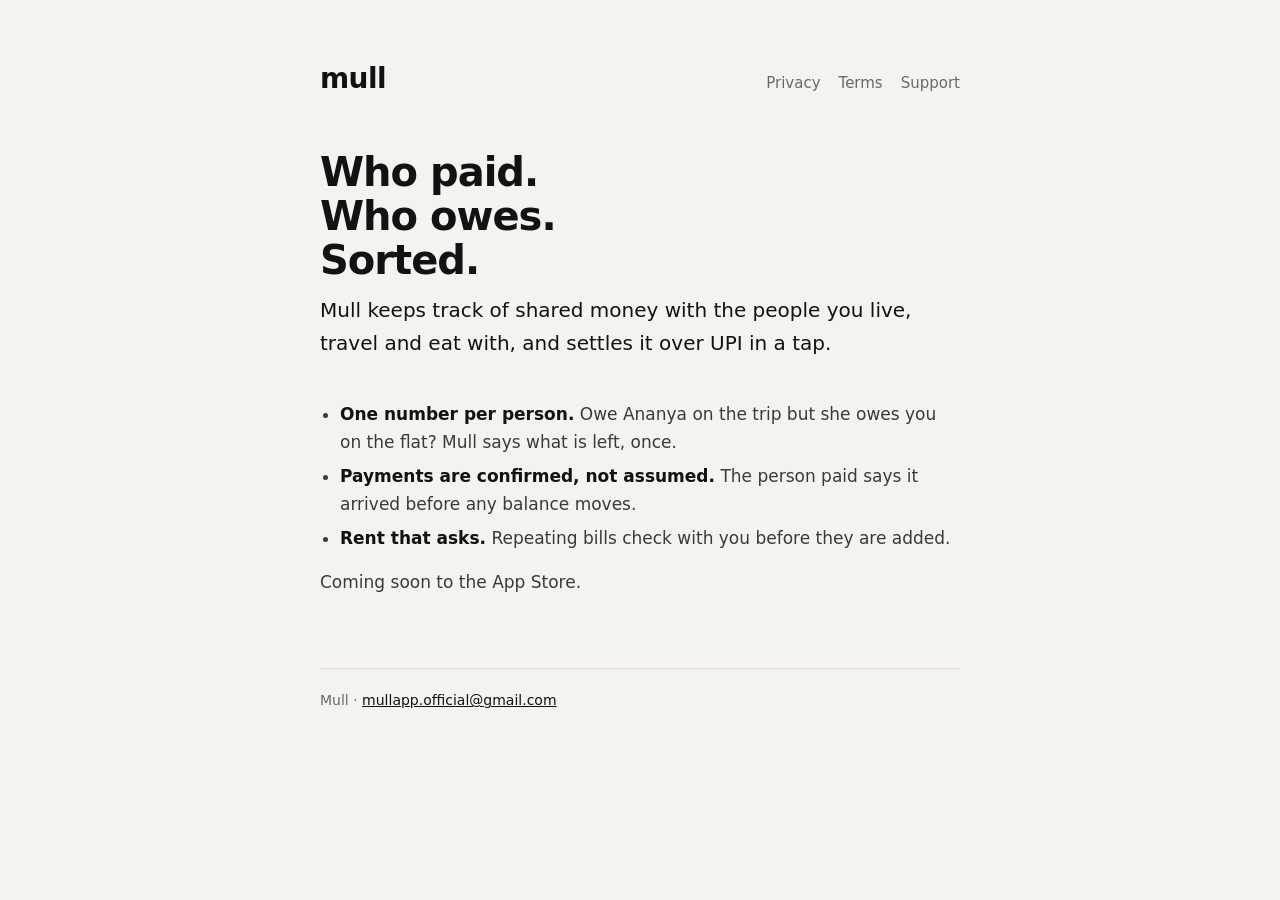
<file: site/index.html>
<!doctype html>
<html lang="en">
<head>
<meta charset="utf-8">
<meta name="viewport" content="width=device-width, initial-scale=1">
<title>Mull</title>
<meta name="description" content="Split money with the people you live, travel and eat with. Settle up over UPI.">
<link rel="stylesheet" href="style.css">
</head>
<body>
<main>
<header>
  <a class="mark" href="index.html">mull</a>
  <nav><a href="privacy.html">Privacy</a><a href="terms.html">Terms</a><a href="support.html">Support</a></nav>
</header>
<h1>Who paid.<br>Who owes.<br>Sorted.</h1>
<p class="lede">Mull keeps track of shared money with the people you live, travel and eat with, and settles it over UPI in a tap.</p>
<ul>
  <li><strong>One number per person.</strong> Owe Ananya on the trip but she owes you on the flat? Mull says what is left, once.</li>
  <li><strong>Payments are confirmed, not assumed.</strong> The person paid says it arrived before any balance moves.</li>
  <li><strong>Rent that asks.</strong> Repeating bills check with you before they are added.</li>
</ul>
<p>Coming soon to the App Store.</p>
<footer>Mull · <a href="mailto:mullapp.official@gmail.com">mullapp.official@gmail.com</a></footer>
</main>
</body>
</html>
</file>
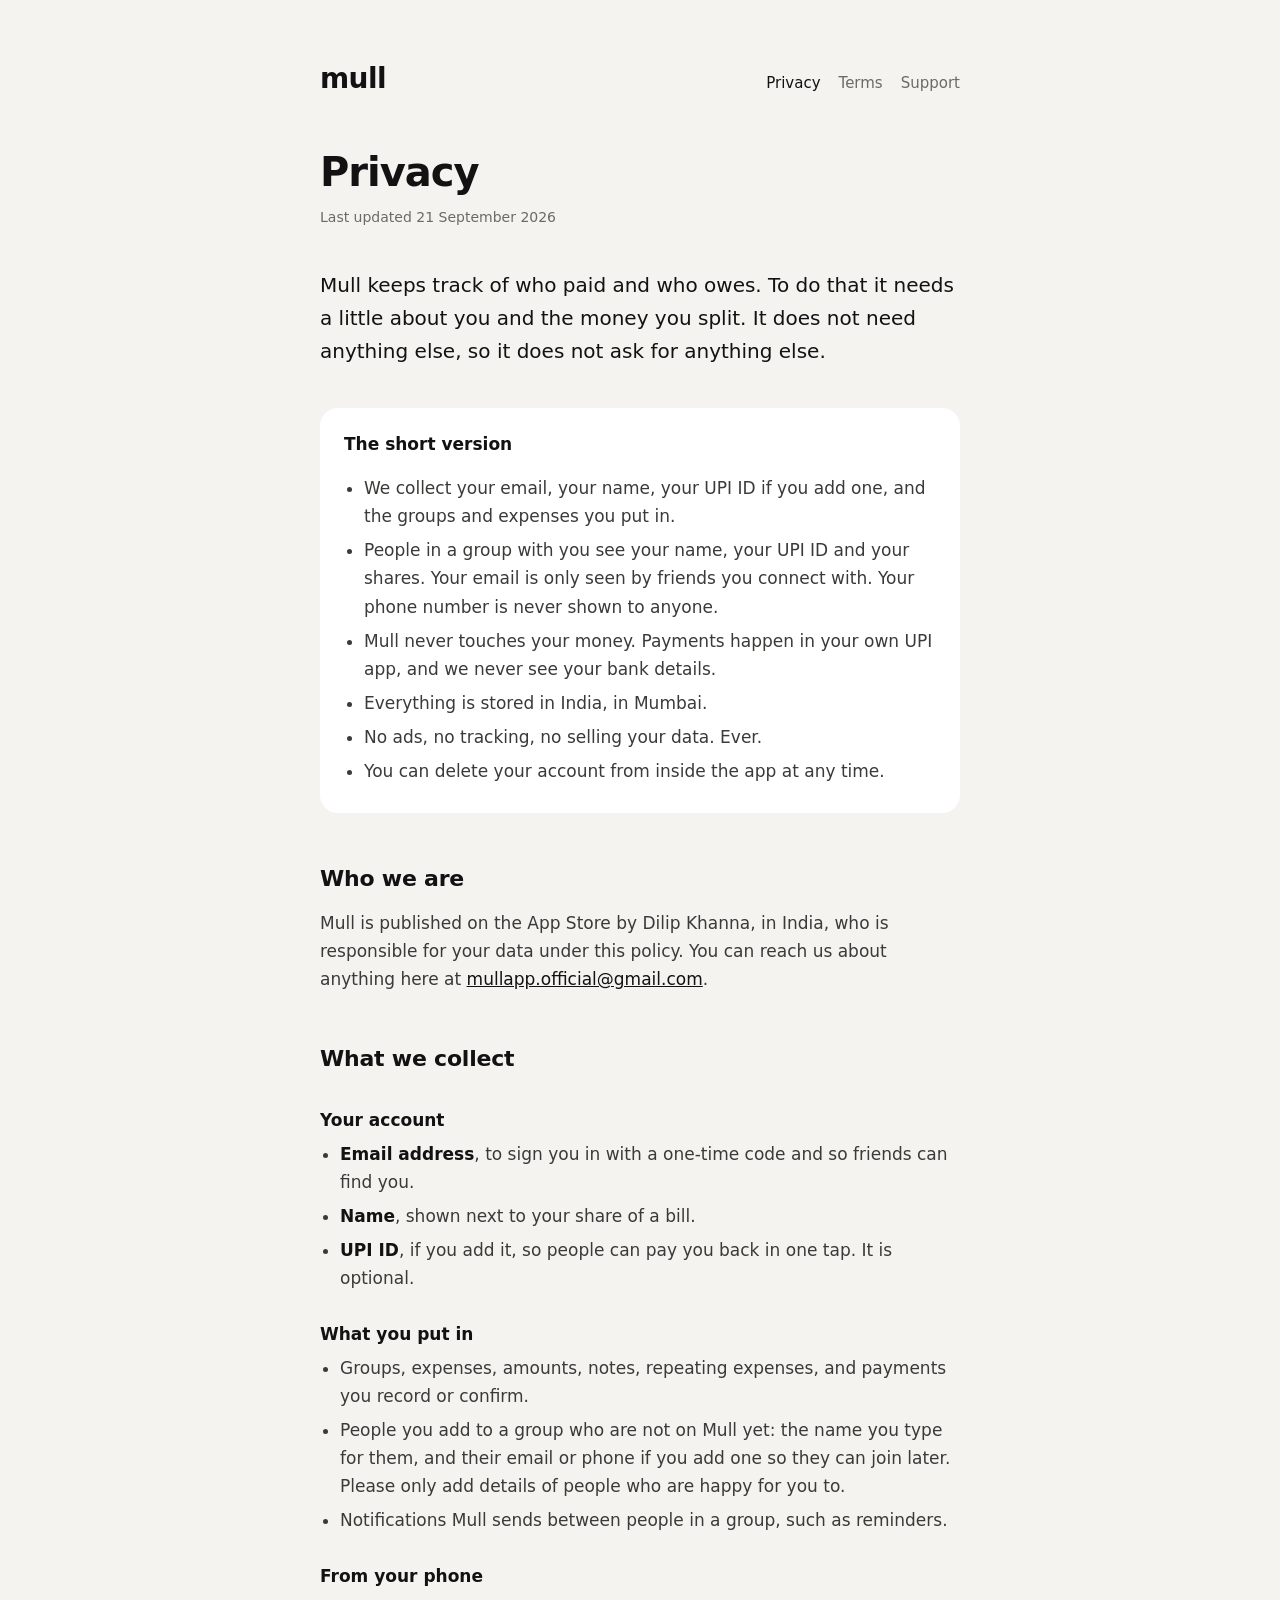
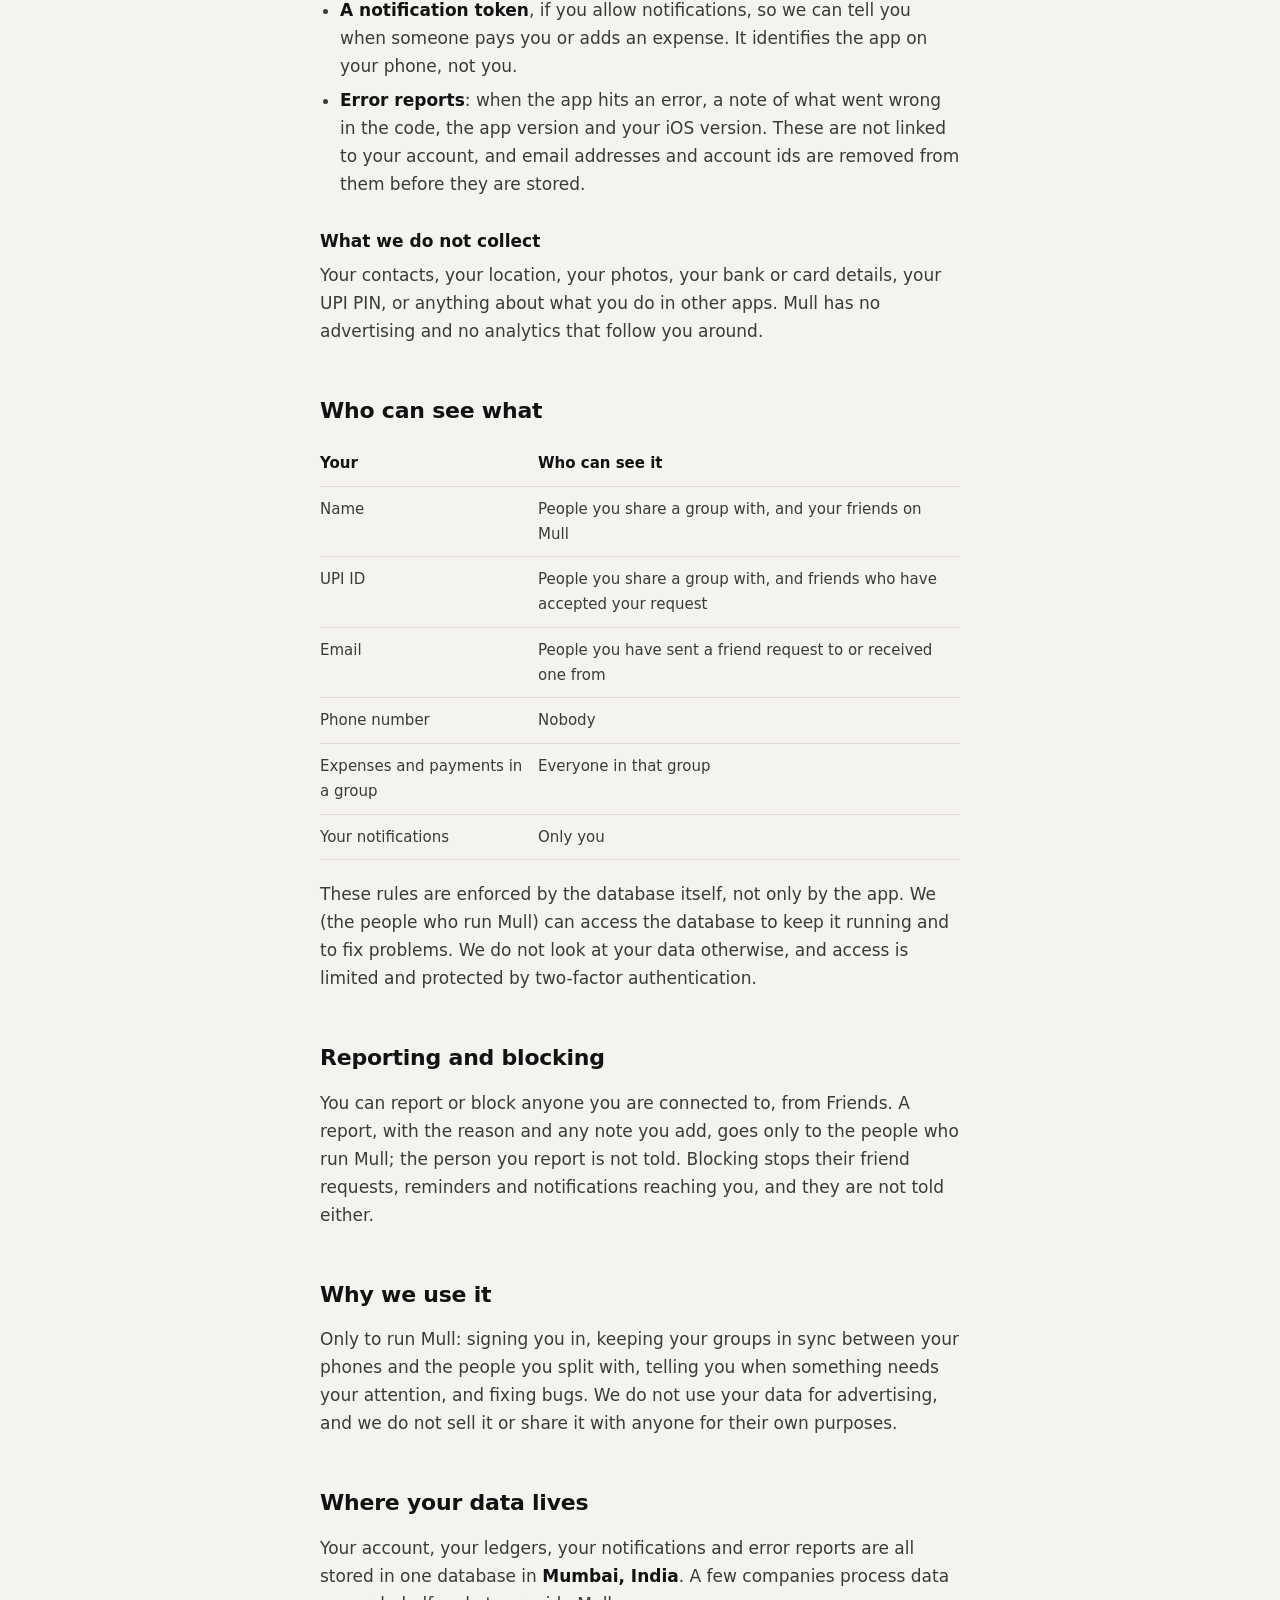
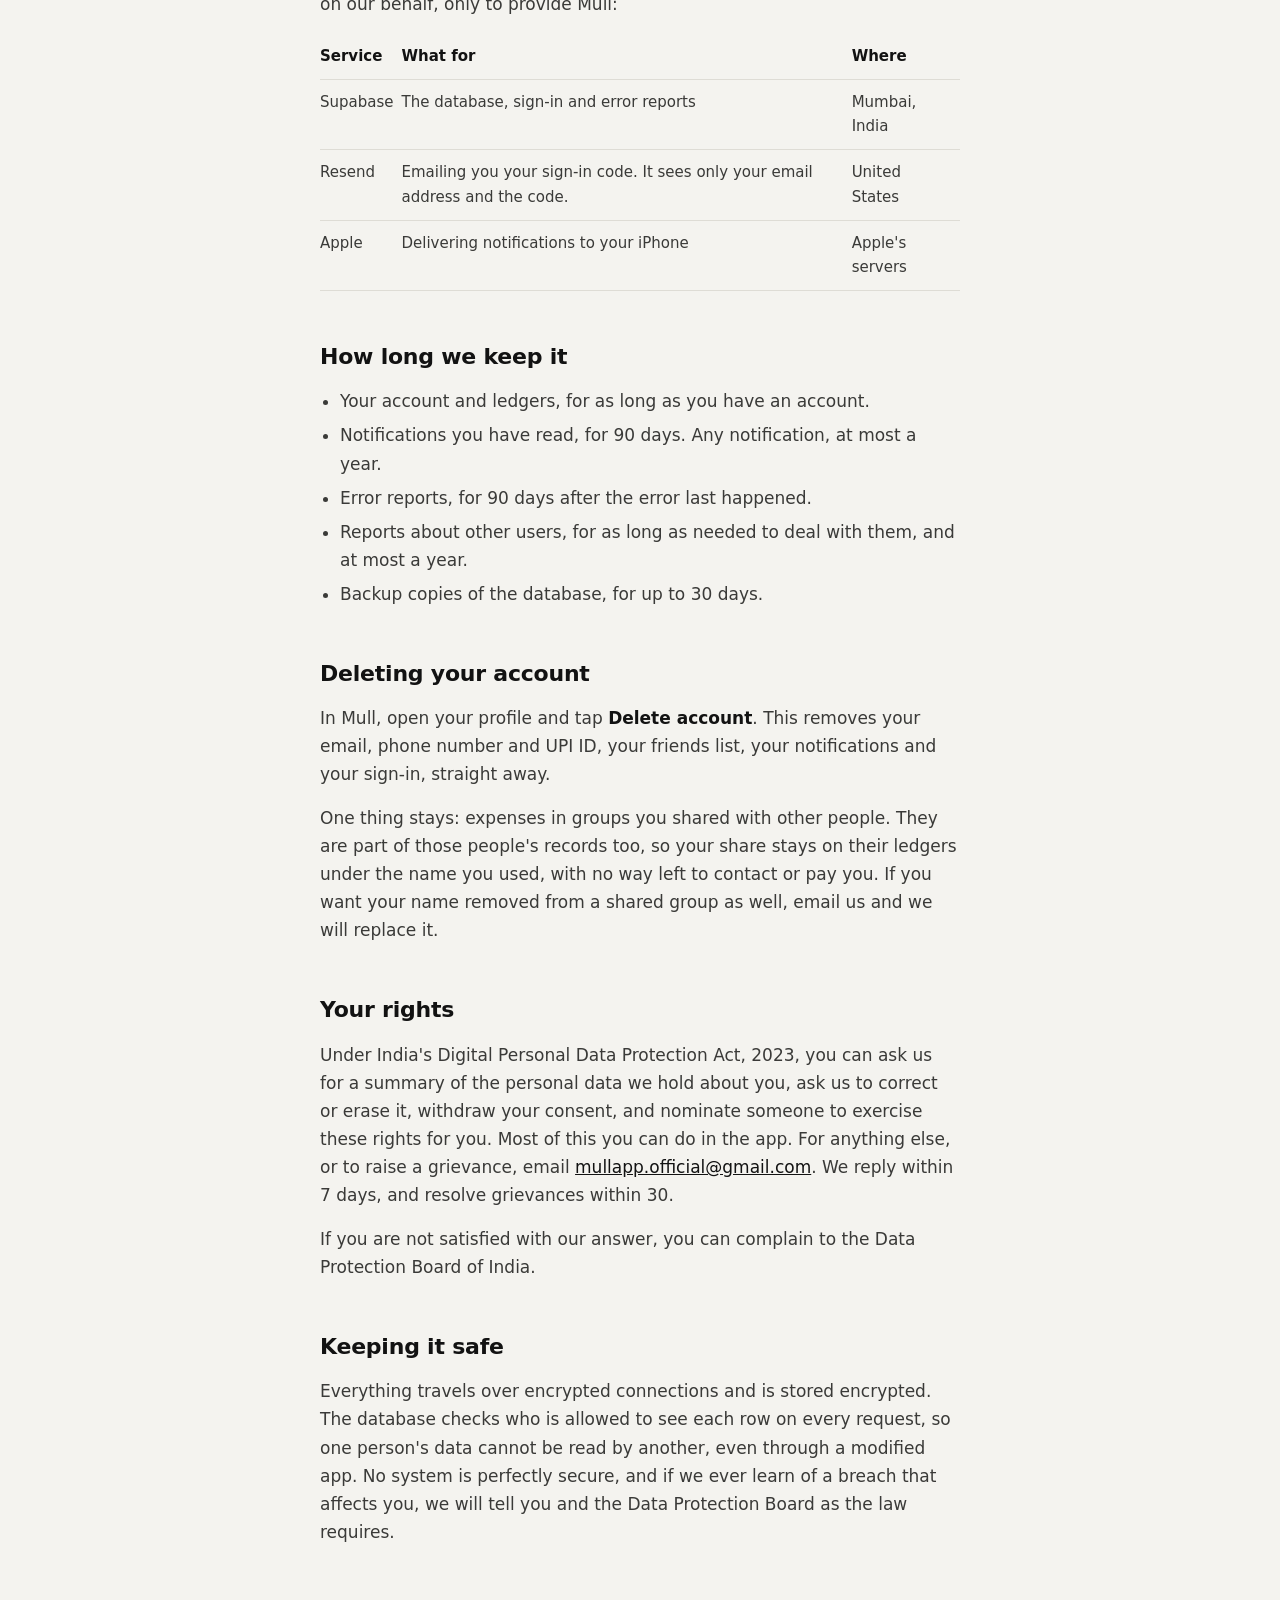
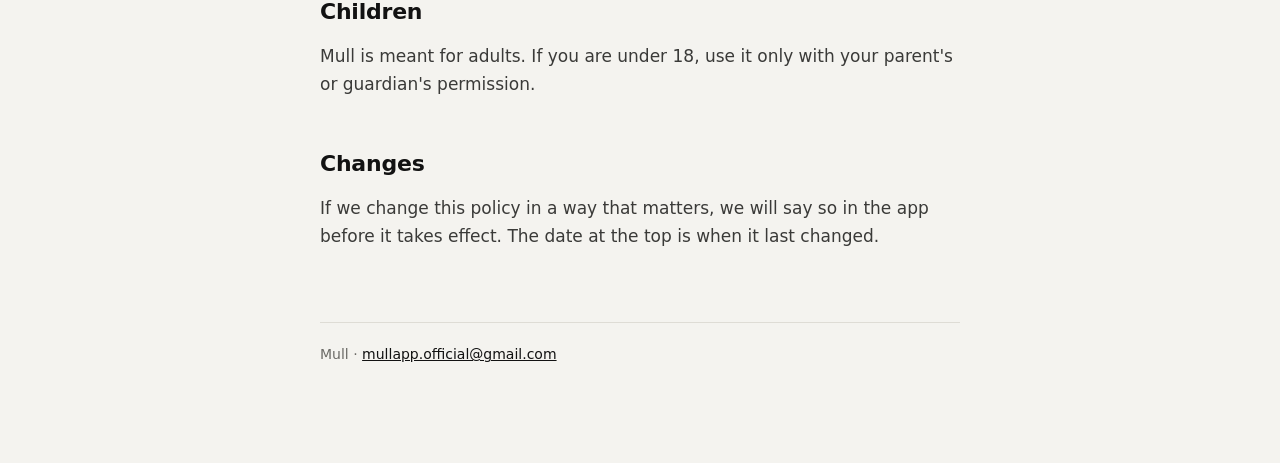
<file: site/privacy.html>
<!doctype html>
<html lang="en">
<head>
<meta charset="utf-8">
<meta name="viewport" content="width=device-width, initial-scale=1">
<title>Privacy · Mull</title>
<meta name="description" content="What Mull collects, who can see it, and how to delete it.">
<link rel="stylesheet" href="style.css">
</head>
<body>
<main>
<header>
  <a class="mark" href="index.html">mull</a>
  <nav><a href="privacy.html" aria-current="page">Privacy</a><a href="terms.html">Terms</a><a href="support.html">Support</a></nav>
</header>

<h1>Privacy</h1>
<p class="updated">Last updated 21 September 2026</p>

<p class="lede">Mull keeps track of who paid and who owes. To do that it needs a little about you and the money you split. It does not need anything else, so it does not ask for anything else.</p>

<div class="card">
<p><strong>The short version</strong></p>
<ul>
  <li>We collect your email, your name, your UPI ID if you add one, and the groups and expenses you put in.</li>
  <li>People in a group with you see your name, your UPI ID and your shares. Your email is only seen by friends you connect with. Your phone number is never shown to anyone.</li>
  <li>Mull never touches your money. Payments happen in your own UPI app, and we never see your bank details.</li>
  <li>Everything is stored in India, in Mumbai.</li>
  <li>No ads, no tracking, no selling your data. Ever.</li>
  <li>You can delete your account from inside the app at any time.</li>
</ul>
</div>

<h2>Who we are</h2>
<p>Mull is published on the App Store by Dilip Khanna, in India, who is responsible for your data under this policy. You can reach us about anything here at <a href="mailto:mullapp.official@gmail.com">mullapp.official@gmail.com</a>.</p>

<h2>What we collect</h2>
<h3>Your account</h3>
<ul>
  <li><strong>Email address</strong>, to sign you in with a one-time code and so friends can find you.</li>
  <li><strong>Name</strong>, shown next to your share of a bill.</li>
  <li><strong>UPI ID</strong>, if you add it, so people can pay you back in one tap. It is optional.</li>
</ul>
<h3>What you put in</h3>
<ul>
  <li>Groups, expenses, amounts, notes, repeating expenses, and payments you record or confirm.</li>
  <li>People you add to a group who are not on Mull yet: the name you type for them, and their email or phone if you add one so they can join later. Please only add details of people who are happy for you to.</li>
  <li>Notifications Mull sends between people in a group, such as reminders.</li>
</ul>
<h3>From your phone</h3>
<ul>
  <li><strong>A notification token</strong>, if you allow notifications, so we can tell you when someone pays you or adds an expense. It identifies the app on your phone, not you.</li>
  <li><strong>Error reports</strong>: when the app hits an error, a note of what went wrong in the code, the app version and your iOS version. These are not linked to your account, and email addresses and account ids are removed from them before they are stored.</li>
</ul>
<h3>What we do not collect</h3>
<p>Your contacts, your location, your photos, your bank or card details, your UPI PIN, or anything about what you do in other apps. Mull has no advertising and no analytics that follow you around.</p>

<h2>Who can see what</h2>
<table>
  <tr><th>Your</th><th>Who can see it</th></tr>
  <tr><td>Name</td><td>People you share a group with, and your friends on Mull</td></tr>
  <tr><td>UPI ID</td><td>People you share a group with, and friends who have accepted your request</td></tr>
  <tr><td>Email</td><td>People you have sent a friend request to or received one from</td></tr>
  <tr><td>Phone number</td><td>Nobody</td></tr>
  <tr><td>Expenses and payments in a group</td><td>Everyone in that group</td></tr>
  <tr><td>Your notifications</td><td>Only you</td></tr>
</table>
<p>These rules are enforced by the database itself, not only by the app. We (the people who run Mull) can access the database to keep it running and to fix problems. We do not look at your data otherwise, and access is limited and protected by two-factor authentication.</p>

<h2>Reporting and blocking</h2>
<p>You can report or block anyone you are connected to, from Friends. A report, with the reason and any note you add, goes only to the people who run Mull; the person you report is not told. Blocking stops their friend requests, reminders and notifications reaching you, and they are not told either.</p>

<h2>Why we use it</h2>
<p>Only to run Mull: signing you in, keeping your groups in sync between your phones and the people you split with, telling you when something needs your attention, and fixing bugs. We do not use your data for advertising, and we do not sell it or share it with anyone for their own purposes.</p>

<h2>Where your data lives</h2>
<p>Your account, your ledgers, your notifications and error reports are all stored in one database in <strong>Mumbai, India</strong>. A few companies process data on our behalf, only to provide Mull:</p>
<table>
  <tr><th>Service</th><th>What for</th><th>Where</th></tr>
  <tr><td>Supabase</td><td>The database, sign-in and error reports</td><td>Mumbai, India</td></tr>
  <tr><td>Resend</td><td>Emailing you your sign-in code. It sees only your email address and the code.</td><td>United States</td></tr>
  <tr><td>Apple</td><td>Delivering notifications to your iPhone</td><td>Apple's servers</td></tr>
</table>

<h2>How long we keep it</h2>
<ul>
  <li>Your account and ledgers, for as long as you have an account.</li>
  <li>Notifications you have read, for 90 days. Any notification, at most a year.</li>
  <li>Error reports, for 90 days after the error last happened.</li>
  <li>Reports about other users, for as long as needed to deal with them, and at most a year.</li>
  <li>Backup copies of the database, for up to 30 days.</li>
</ul>

<h2 id="deleting-your-account">Deleting your account</h2>
<p>In Mull, open your profile and tap <strong>Delete account</strong>. This removes your email, phone number and UPI ID, your friends list, your notifications and your sign-in, straight away.</p>
<p>One thing stays: expenses in groups you shared with other people. They are part of those people's records too, so your share stays on their ledgers under the name you used, with no way left to contact or pay you. If you want your name removed from a shared group as well, email us and we will replace it.</p>

<h2>Your rights</h2>
<p>Under India's Digital Personal Data Protection Act, 2023, you can ask us for a summary of the personal data we hold about you, ask us to correct or erase it, withdraw your consent, and nominate someone to exercise these rights for you. Most of this you can do in the app. For anything else, or to raise a grievance, email <a href="mailto:mullapp.official@gmail.com">mullapp.official@gmail.com</a>. We reply within 7 days, and resolve grievances within 30.</p>
<p>If you are not satisfied with our answer, you can complain to the Data Protection Board of India.</p>

<h2>Keeping it safe</h2>
<p>Everything travels over encrypted connections and is stored encrypted. The database checks who is allowed to see each row on every request, so one person's data cannot be read by another, even through a modified app. No system is perfectly secure, and if we ever learn of a breach that affects you, we will tell you and the Data Protection Board as the law requires.</p>

<h2>Children</h2>
<p>Mull is meant for adults. If you are under 18, use it only with your parent's or guardian's permission.</p>

<h2>Changes</h2>
<p>If we change this policy in a way that matters, we will say so in the app before it takes effect. The date at the top is when it last changed.</p>

<footer>Mull · <a href="mailto:mullapp.official@gmail.com">mullapp.official@gmail.com</a></footer>
</main>
</body>
</html>
</file>
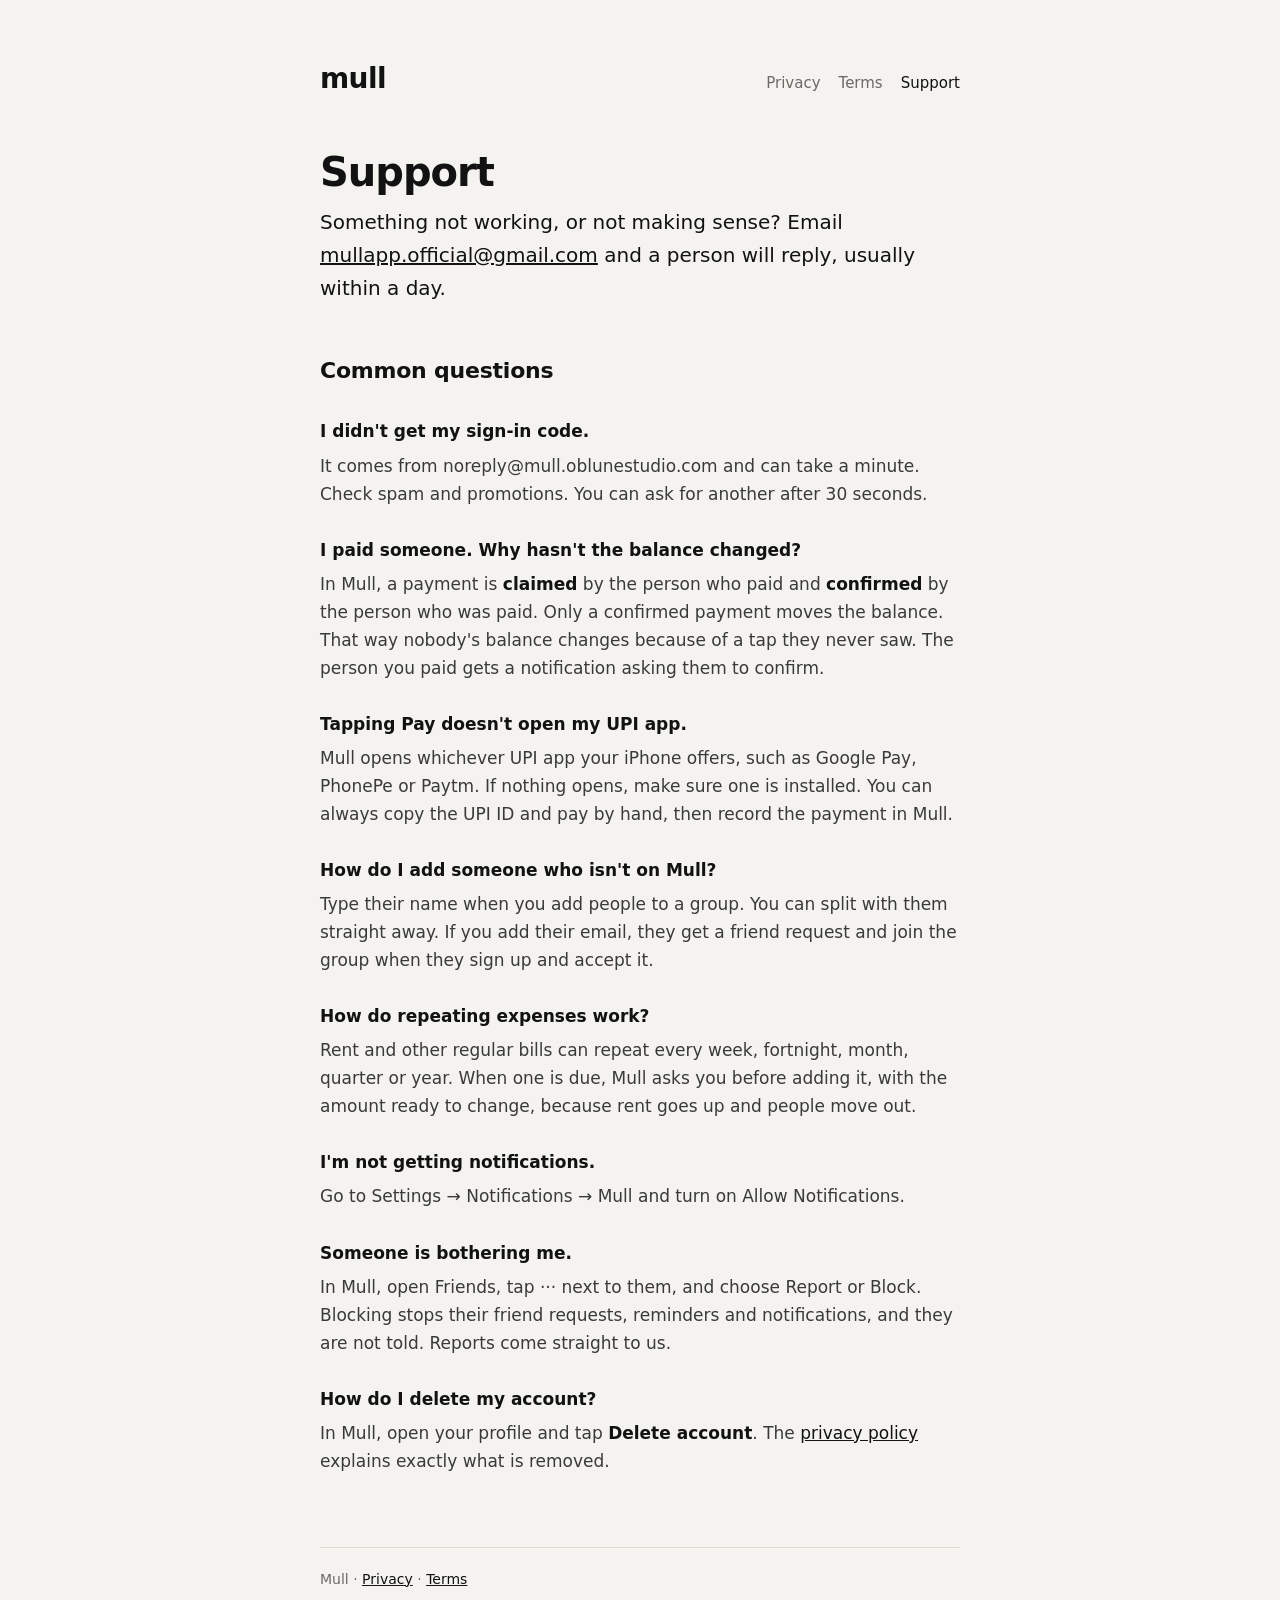
<file: site/support.html>
<!doctype html>
<html lang="en">
<head>
<meta charset="utf-8">
<meta name="viewport" content="width=device-width, initial-scale=1">
<title>Support · Mull</title>
<meta name="description" content="Help with Mull, and how to reach us.">
<link rel="stylesheet" href="style.css">
</head>
<body>
<main>
<header>
  <a class="mark" href="index.html">mull</a>
  <nav><a href="privacy.html">Privacy</a><a href="terms.html">Terms</a><a href="support.html" aria-current="page">Support</a></nav>
</header>

<h1>Support</h1>
<p class="lede">Something not working, or not making sense? Email <a href="mailto:mullapp.official@gmail.com">mullapp.official@gmail.com</a> and a person will reply, usually within a day.</p>

<h2>Common questions</h2>

<h3>I didn't get my sign-in code.</h3>
<p>It comes from noreply@mull.oblunestudio.com and can take a minute. Check spam and promotions. You can ask for another after 30 seconds.</p>

<h3>I paid someone. Why hasn't the balance changed?</h3>
<p>In Mull, a payment is <strong>claimed</strong> by the person who paid and <strong>confirmed</strong> by the person who was paid. Only a confirmed payment moves the balance. That way nobody's balance changes because of a tap they never saw. The person you paid gets a notification asking them to confirm.</p>

<h3>Tapping Pay doesn't open my UPI app.</h3>
<p>Mull opens whichever UPI app your iPhone offers, such as Google Pay, PhonePe or Paytm. If nothing opens, make sure one is installed. You can always copy the UPI ID and pay by hand, then record the payment in Mull.</p>

<h3>How do I add someone who isn't on Mull?</h3>
<p>Type their name when you add people to a group. You can split with them straight away. If you add their email, they get a friend request and join the group when they sign up and accept it.</p>

<h3>How do repeating expenses work?</h3>
<p>Rent and other regular bills can repeat every week, fortnight, month, quarter or year. When one is due, Mull asks you before adding it, with the amount ready to change, because rent goes up and people move out.</p>

<h3>I'm not getting notifications.</h3>
<p>Go to Settings → Notifications → Mull and turn on Allow Notifications.</p>

<h3>Someone is bothering me.</h3>
<p>In Mull, open Friends, tap ··· next to them, and choose Report or Block. Blocking stops their friend requests, reminders and notifications, and they are not told. Reports come straight to us.</p>

<h3>How do I delete my account?</h3>
<p>In Mull, open your profile and tap <strong>Delete account</strong>. The <a href="privacy.html#deleting-your-account">privacy policy</a> explains exactly what is removed.</p>

<footer>Mull · <a href="privacy.html">Privacy</a> · <a href="terms.html">Terms</a></footer>
</main>
</body>
</html>
</file>
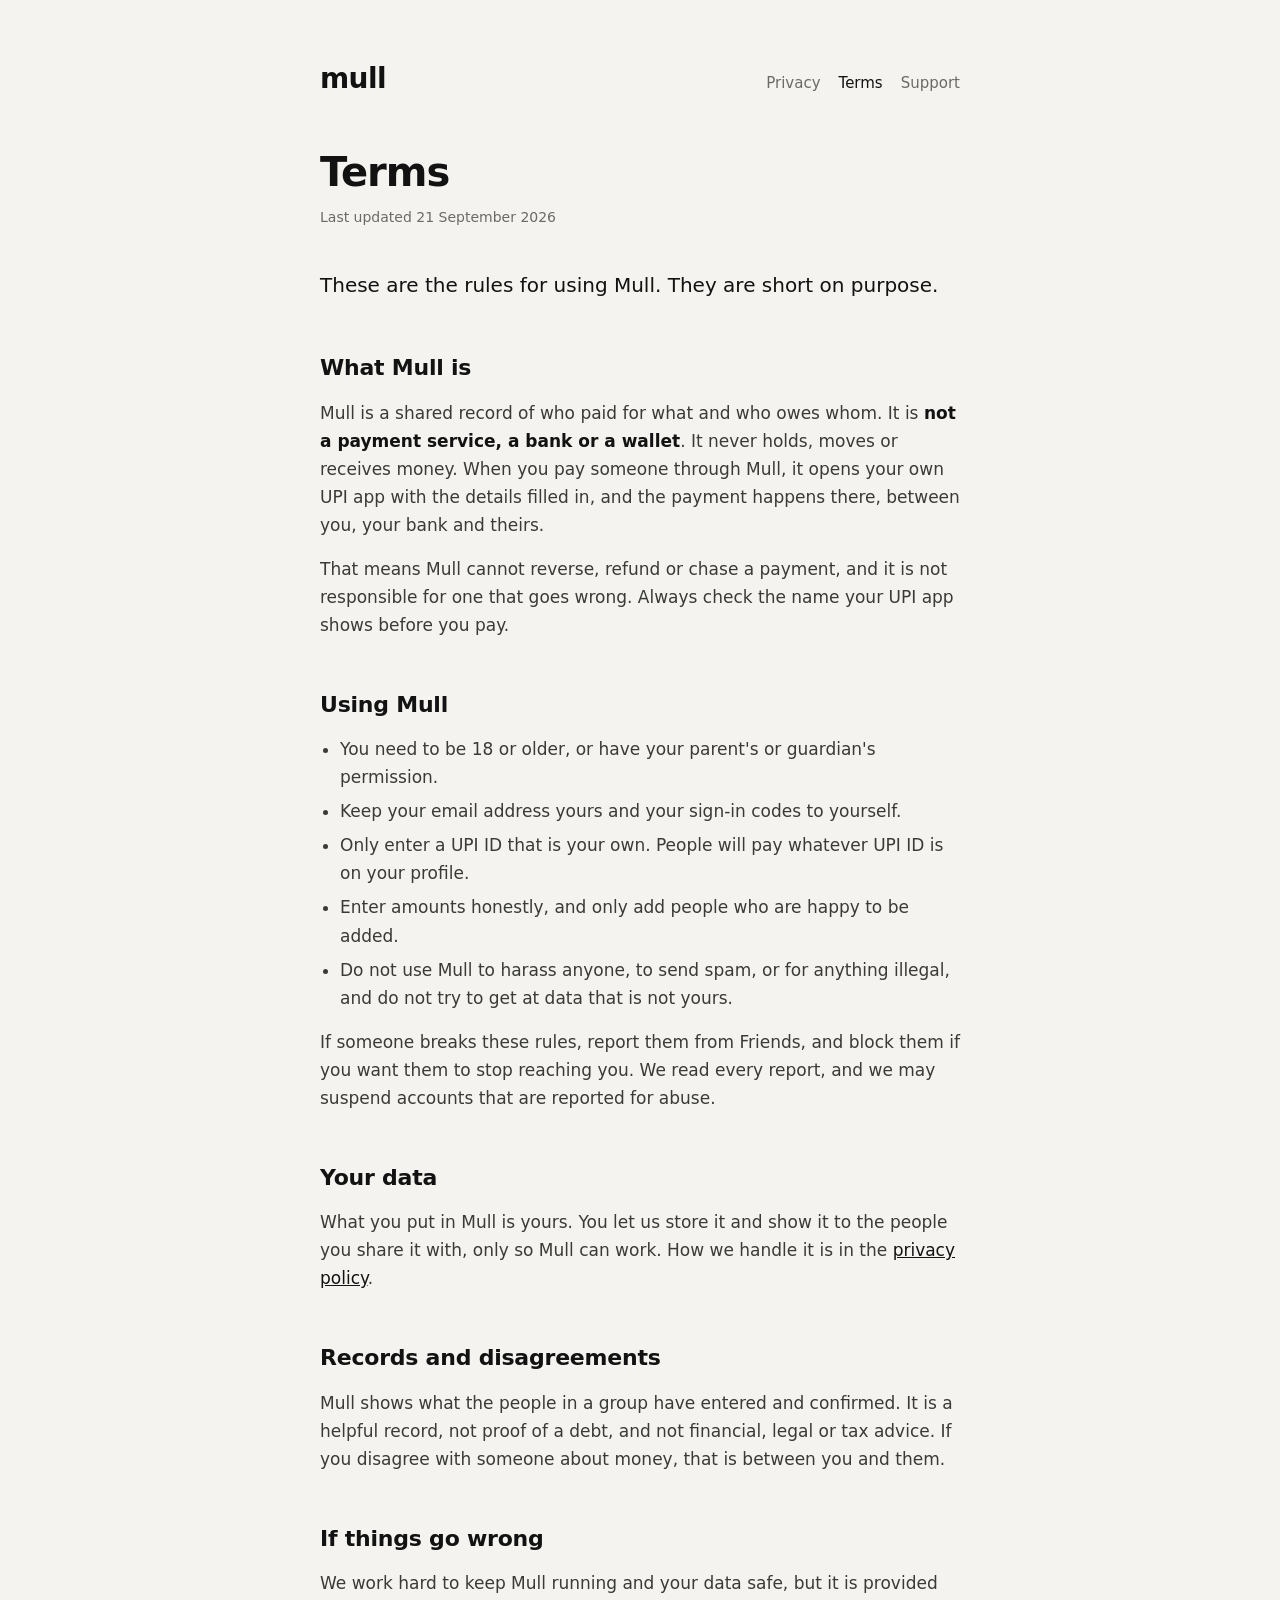
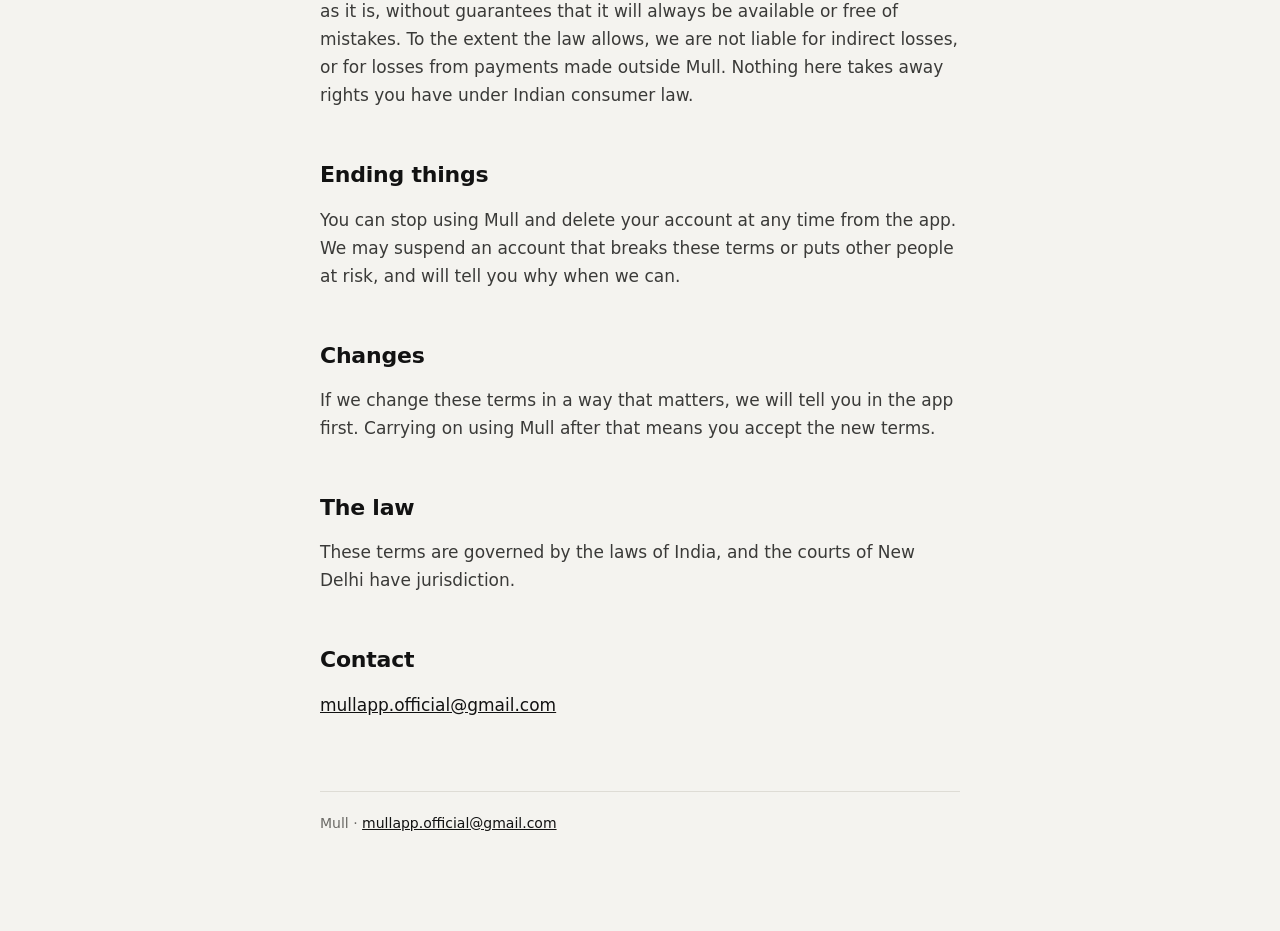
<file: site/terms.html>
<!doctype html>
<html lang="en">
<head>
<meta charset="utf-8">
<meta name="viewport" content="width=device-width, initial-scale=1">
<title>Terms · Mull</title>
<meta name="description" content="The terms for using Mull.">
<link rel="stylesheet" href="style.css">
</head>
<body>
<main>
<header>
  <a class="mark" href="index.html">mull</a>
  <nav><a href="privacy.html">Privacy</a><a href="terms.html" aria-current="page">Terms</a><a href="support.html">Support</a></nav>
</header>

<h1>Terms</h1>
<p class="updated">Last updated 21 September 2026</p>

<p class="lede">These are the rules for using Mull. They are short on purpose.</p>

<h2>What Mull is</h2>
<p>Mull is a shared record of who paid for what and who owes whom. It is <strong>not a payment service, a bank or a wallet</strong>. It never holds, moves or receives money. When you pay someone through Mull, it opens your own UPI app with the details filled in, and the payment happens there, between you, your bank and theirs.</p>
<p>That means Mull cannot reverse, refund or chase a payment, and it is not responsible for one that goes wrong. Always check the name your UPI app shows before you pay.</p>

<h2>Using Mull</h2>
<ul>
  <li>You need to be 18 or older, or have your parent's or guardian's permission.</li>
  <li>Keep your email address yours and your sign-in codes to yourself.</li>
  <li>Only enter a UPI ID that is your own. People will pay whatever UPI ID is on your profile.</li>
  <li>Enter amounts honestly, and only add people who are happy to be added.</li>
  <li>Do not use Mull to harass anyone, to send spam, or for anything illegal, and do not try to get at data that is not yours.</li>
</ul>
<p>If someone breaks these rules, report them from Friends, and block them if you want them to stop reaching you. We read every report, and we may suspend accounts that are reported for abuse.</p>

<h2>Your data</h2>
<p>What you put in Mull is yours. You let us store it and show it to the people you share it with, only so Mull can work. How we handle it is in the <a href="privacy.html">privacy policy</a>.</p>

<h2>Records and disagreements</h2>
<p>Mull shows what the people in a group have entered and confirmed. It is a helpful record, not proof of a debt, and not financial, legal or tax advice. If you disagree with someone about money, that is between you and them.</p>

<h2>If things go wrong</h2>
<p>We work hard to keep Mull running and your data safe, but it is provided as it is, without guarantees that it will always be available or free of mistakes. To the extent the law allows, we are not liable for indirect losses, or for losses from payments made outside Mull. Nothing here takes away rights you have under Indian consumer law.</p>

<h2>Ending things</h2>
<p>You can stop using Mull and delete your account at any time from the app. We may suspend an account that breaks these terms or puts other people at risk, and will tell you why when we can.</p>

<h2>Changes</h2>
<p>If we change these terms in a way that matters, we will tell you in the app first. Carrying on using Mull after that means you accept the new terms.</p>

<h2>The law</h2>
<p>These terms are governed by the laws of India, and the courts of New Delhi have jurisdiction.</p>

<h2>Contact</h2>
<p><a href="mailto:mullapp.official@gmail.com">mullapp.official@gmail.com</a></p>

<footer>Mull · <a href="mailto:mullapp.official@gmail.com">mullapp.official@gmail.com</a></footer>
</main>
</body>
</html>
</file>
<file: site/style.css>
/* Mull's pages: the app's rules, on the web. Monochrome, no colour carrying
   meaning, dark first. */
:root {
  --screen: #f4f3ef; --ink: #121212; --ink2: #3a3a38; --ink3: #6b6a66; --rule: #dedcd5; --card: #ffffff;
}
@media (prefers-color-scheme: dark) {
  :root { --screen: #0e0e0d; --ink: #f2f1ec; --ink2: #c9c8c2; --ink3: #8f8e88; --rule: #2a2a28; --card: #171716; }
}
* { box-sizing: border-box; }
html { -webkit-text-size-adjust: 100%; }
body {
  margin: 0; background: var(--screen); color: var(--ink2);
  font: 17px/1.65 -apple-system, BlinkMacSystemFont, "Segoe UI", Inter, system-ui, sans-serif;
}
main { max-width: 680px; margin: 0 auto; padding: 56px 20px 96px; }
header { display: flex; align-items: baseline; justify-content: space-between; gap: 16px; margin-bottom: 48px; }
.mark { font-weight: 600; font-size: 28px; letter-spacing: -.02em; color: var(--ink); text-decoration: none; }
nav a { color: var(--ink3); text-decoration: none; margin-left: 18px; font-size: 15px; }
nav a:hover, nav a[aria-current] { color: var(--ink); }
h1 { color: var(--ink); font-size: 40px; line-height: 1.1; letter-spacing: -.025em; margin: 0 0 12px; font-weight: 600; }
.updated { color: var(--ink3); font-size: 14px; margin: 0 0 40px; }
.lede { font-size: 20px; color: var(--ink); margin: 0 0 40px; }
h2 { color: var(--ink); font-size: 22px; letter-spacing: -.01em; margin: 48px 0 12px; font-weight: 600; }
h3 { color: var(--ink); font-size: 17px; margin: 28px 0 6px; font-weight: 600; }
p, ul { margin: 0 0 16px; }
ul { padding-left: 20px; }
li { margin-bottom: 6px; }
strong { color: var(--ink); font-weight: 600; }
a { color: var(--ink); }
.card { background: var(--card); border-radius: 18px; padding: 22px 24px; margin: 24px 0; }
.card p:last-child, .card ul:last-child { margin-bottom: 0; }
table { width: 100%; border-collapse: collapse; margin: 8px 0 20px; font-size: 15px; }
th, td { text-align: left; padding: 10px 8px 10px 0; border-bottom: 1px solid var(--rule); vertical-align: top; }
th { color: var(--ink); font-weight: 600; }
footer { margin-top: 72px; padding-top: 20px; border-top: 1px solid var(--rule); color: var(--ink3); font-size: 14px; }
@media (max-width: 480px) {
  main { padding-top: 32px; }
  h1 { font-size: 32px; }
  header { flex-direction: column; gap: 8px; }
  nav a { margin: 0 18px 0 0; }
  table { font-size: 14px; }
}
</file>
